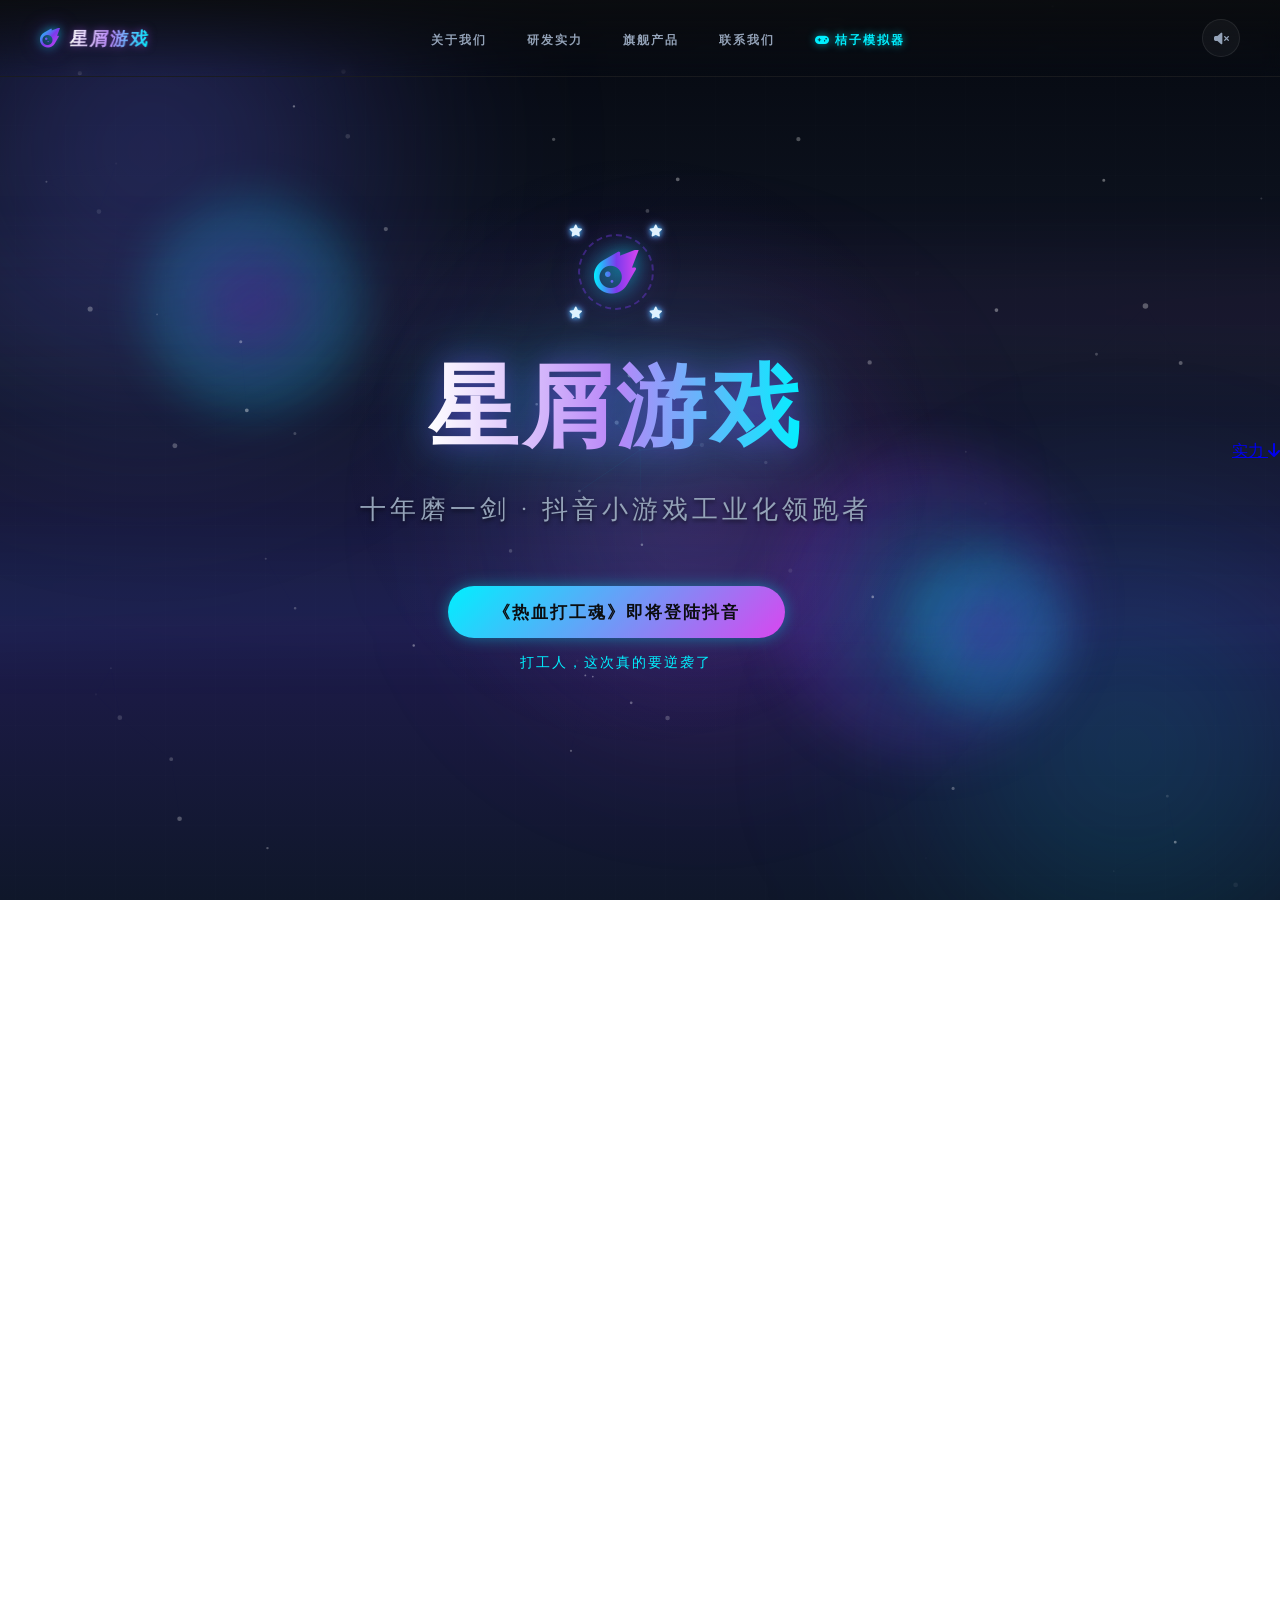
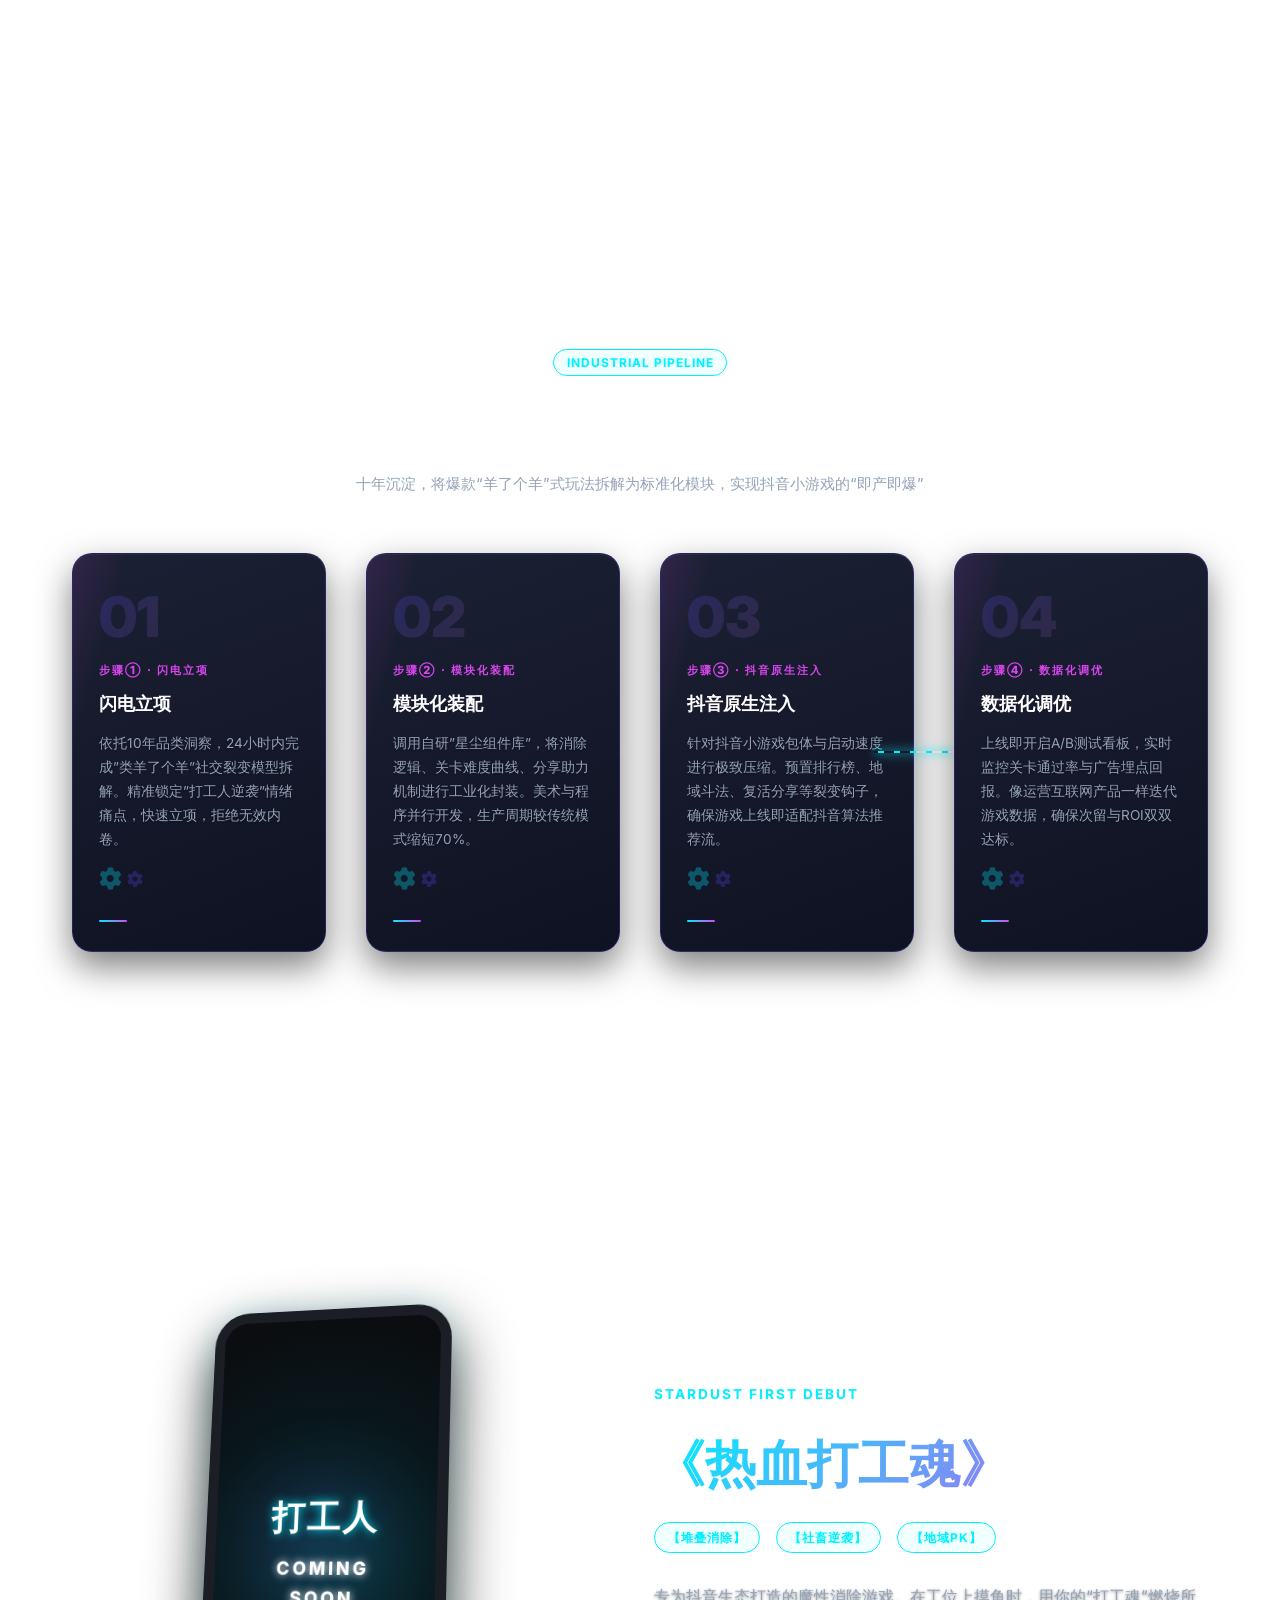
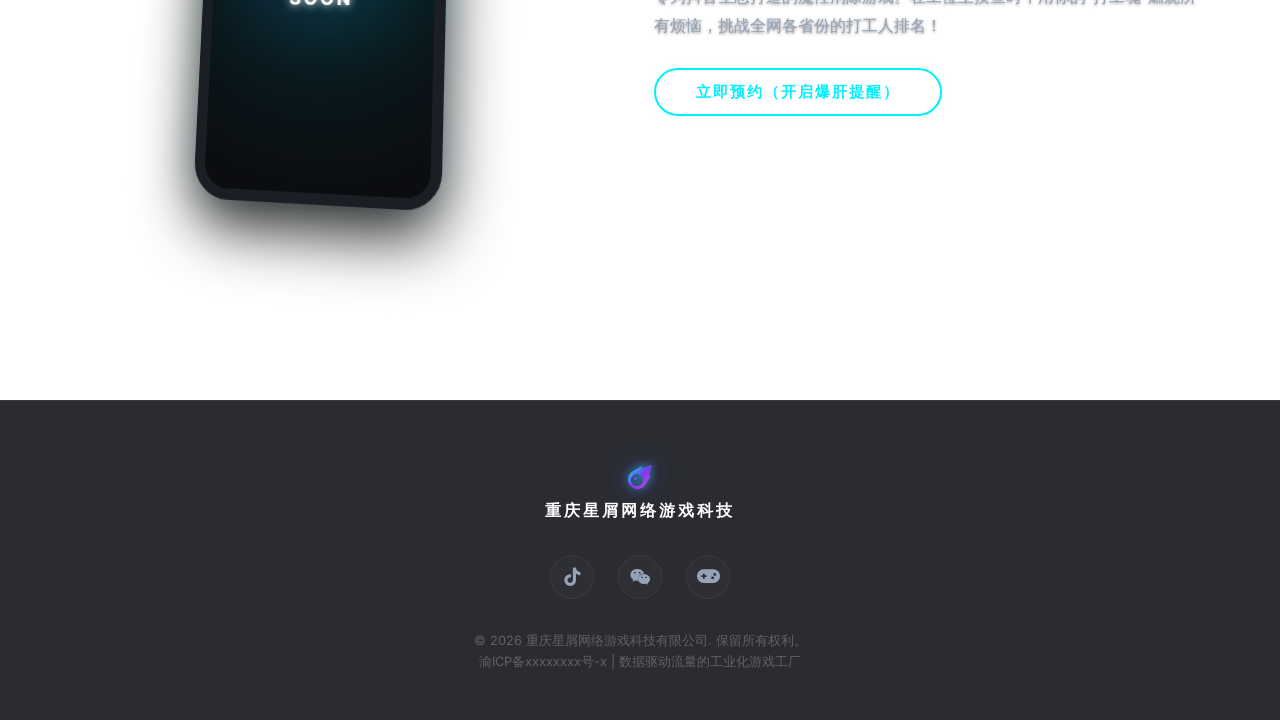
<file: index.html>
<!DOCTYPE html>
<html lang="zh-CN">
<head>
    <meta charset="UTF-8">
    <meta name="viewport" content="width=device-width, initial-scale=1.0, maximum-scale=1.0, user-scalable=no">
    <title>重庆星屑游戏官网 | StarDust Games - 《热血打工魂》即将首发</title>
    <!-- Open Graph / Facebook -->
    <meta property="og:type" content="website">
    <meta property="og:url" content="https://hoshikuzugames.com/">
    <meta property="og:title" content="重庆星屑游戏官网 | StarDust Games">
    <meta property="og:description" content="核心团队深耕10年游戏研运，打造抖音小游戏工业化生产流水线。首款力作《热血打工魂》即将首发。">
    <meta property="og:image" content="https://hoshikuzugames.com/assets/og-image.jpg">

    <!-- Twitter -->
    <meta property="twitter:card" content="summary_large_image">
    <meta property="twitter:url" content="https://hoshikuzugames.com/">
    <meta property="twitter:title" content="重庆星屑游戏官网 | StarDust Games">
    <meta property="twitter:description" content="核心团队深耕10年游戏研运，打造抖音小游戏工业化生产流水线。">
    <meta property="twitter:image" content="https://hoshikuzugames.com/assets/og-image.jpg">

    <!-- JSON-LD 结构化数据 -->
    <script type="application/ld+json">
    {
      "@context": "https://schema.org",
      "@type": "Organization",
      "name": "重庆星屑游戏",
      "alternateName": "StarDust Games",
      "url": "https://hoshikuzugames.com/",
      "logo": "https://hoshikuzugames.com/logo.png",
      "description": "重庆星屑网络游戏科技官网。核心团队深耕10年游戏研运，打造抖音小游戏工业化生产流水线。",
      "sameAs": [
        "https://weibo.com/hoshikuzugames",
        "https://github.com/hoshikuzugames"
      ]
    }
    </script>
    <!-- Meta SEO -->
    <meta name="description" content="重庆星屑网络游戏科技官网。核心团队深耕10年游戏研运，打造抖音小游戏工业化生产流水线。首款力作《热血打工魂》即将登陆抖音，魔性堆叠消除，引爆社畜逆袭狂潮。">
    <meta name="keywords" content="重庆星屑, 星屑游戏, 热血打工魂, 抖音小游戏, 羊了个羊, 工业化流水线, IAA变现, 消除小游戏">
    <!-- Google Fonts -->
    <link rel="preconnect" href="https://fonts.googleapis.com">
    <link rel="preconnect" href="https://fonts.gstatic.com" crossorigin>
    <link href="https://fonts.googleapis.com/css2?family=Orbitron:wght@400;600;800;900&family=Inter:wght@300;400;500;600;700&display=swap" rel="stylesheet">
    <!-- Font Awesome -->
    <link rel="stylesheet" href="https://cdn.jsdelivr.net/npm/@fortawesome/fontawesome-free@6.4.0/css/all.min.css">
    
    <style>
        /* ==========================================================================
           1. 全局设计变量与基础重置 (CSS Reset & Variables)
           ========================================================================== */
        :root {
            --bg-color: #05080f;
            --primary-gradient: linear-gradient(135deg, #4f46e5 0%, #7c3aed 100%);
            --stardust-gradient: linear-gradient(135deg, #4f46e5 0%, #a855f7 100%);
            --accent-neon: #00f0ff;
            --accent-pink: #d946ef;
            --accent-gradient: linear-gradient(135deg, #00f0ff 0%, #d946ef 100%);
            --text-primary: #ffffff;
            --text-secondary: #94a3b8;
            --glass-bg: rgba(255, 255, 255, 0.015);
            --glass-border: rgba(255, 255, 255, 0.06);
            --font-title: 'Inter', -apple-system, sans-serif;
            --font-body: 'Inter', -apple-system, sans-serif;
            --container-width: 1200px;
        }

        * {
            box-sizing: border-box;
            margin: 0;
            padding: 0;
        }

        html {
            font-size: 16px;
            background: linear-gradient(180deg, #05080f 0%, #111827 40%, #1e1b4b 70%, #0f172a 100%) fixed;
            color: var(--text-primary);
            overflow-x: hidden;
            scroll-behavior: smooth;
        }

        /* 桌面端开启 Fullpage 滚动捕捉 */
        @media (min-width: 769px) {
            html {
                scroll-snap-type: y mandatory;
            }
        }

        /* 视差定位外层容器 */
        .bg-orb-container {
            position: fixed;
            top: 0; left: 0;
            width: 100vw; height: 100vh;
            pointer-events: none;
            z-index: -3;
            overflow: hidden;
            transition: transform 0.1s ease-out;
        }

        /* 氛围光晕层 */
        .bg-orb {
            position: absolute;
            border-radius: 50%;
            pointer-events: none;
            filter: blur(80px);
        }

        /* 音效开关按钮样式 */
        .sound-toggle-btn {
            background: rgba(255, 255, 255, 0.04);
            border: 1px solid rgba(255, 255, 255, 0.08);
            color: var(--text-secondary);
            width: 38px;
            height: 38px;
            border-radius: 50%;
            display: flex;
            align-items: center;
            justify-content: center;
            cursor: pointer;
            transition: all 0.3s ease;
            margin-left: 1rem;
            outline: none;
        }
        .sound-toggle-btn:hover {
            color: var(--accent-neon);
            border-color: var(--accent-neon);
            box-shadow: 0 0 10px rgba(0, 240, 255, 0.3);
            background: rgba(0, 240, 255, 0.05);
        }
        .sound-toggle-btn.active {
            color: var(--accent-pink);
            border-color: var(--accent-pink);
            box-shadow: 0 0 12px rgba(217, 70, 239, 0.3);
            background: rgba(217, 70, 239, 0.05);
        }
        @media (max-width: 768px) {
            .sound-toggle-btn {
                margin-left: 0.5rem;
            }
        }

        .bg-orb-tl {
            width: 100%;
            max-width: 700px;
            height: auto;
            aspect-ratio: 1;
            top: -200px;
            left: -200px;
            background: radial-gradient(circle, rgba(99, 102, 241, 0.35) 0%, transparent 70%);
            animation: orb-drift-tl 20s ease-in-out infinite;
            will-change: transform;
        }

        .bg-orb-br {
            width: 100%;
            max-width: 600px;
            height: auto;
            aspect-ratio: 1;
            bottom: -150px;
            right: -150px;
            background: radial-gradient(circle, rgba(6, 182, 212, 0.22) 0%, transparent 70%);
            animation: orb-drift-br 25s ease-in-out infinite;
            will-change: transform;
        }

        .bg-orb-ct {
            width: 100%;
            max-width: 500px;
            height: auto;
            aspect-ratio: 1;
            top: 30%;
            left: 35%;
            background: radial-gradient(circle, rgba(217, 70, 239, 0.25) 0%, transparent 70%);
            animation: orb-drift-ct 22s ease-in-out infinite;
            will-change: transform;
        }

        /* 太空浮游微粒/景深光晕 (Cosmic Space Debris / Bokeh) */
        .space-bokeh-container {
            position: fixed;
            top: 0; left: 0;
            width: 100vw; height: 100vh;
            pointer-events: none;
            z-index: -3;
            overflow: hidden;
            transition: transform 0.1s ease-out;
        }
        .space-bokeh {
            position: absolute;
            border-radius: 50%;
            background: radial-gradient(circle, rgba(124, 58, 237, 0.35) 0%, rgba(0, 240, 255, 0.22) 50%, transparent 70%);
            filter: blur(20px);
            pointer-events: none;
            will-change: transform;
        }
        .space-bokeh-1 {
            width: 250px; height: 250px;
            top: 20%; left: 10%;
            animation: space-float-1 30s ease-in-out infinite;
        }
        .space-bokeh-2 {
            width: 320px; height: 320px;
            bottom: 15%; right: 15%;
            animation: space-float-2 40s ease-in-out infinite;
            background: radial-gradient(circle, rgba(6, 182, 212, 0.25) 0%, rgba(124, 58, 237, 0.15) 60%, transparent 80%);
        }
        .space-bokeh-3 {
            width: 180px; height: 180px;
            top: 60%; left: 70%;
            animation: space-float-3 35s ease-in-out infinite;
        }

        @keyframes orb-drift-tl {
            0%, 100% { transform: translate(0, 0) scale(1); }
            50% { transform: translate(100px, 80px) scale(1.15); }
        }
        @keyframes orb-drift-br {
            0%, 100% { transform: translate(0, 0) scale(1); }
            50% { transform: translate(-100px, -60px) scale(1.1); }
        }
        @keyframes orb-drift-ct {
            0%, 100% { transform: translate(0, 0) scale(1); }
            50% { transform: translate(-80px, 80px) scale(1.2); }
        }
        @keyframes space-float-1 {
            0%, 100% { transform: translate(0, 0) rotate(0deg) scale(1); }
            50% { transform: translate(180px, 120px) rotate(180deg) scale(1.2); }
        }
        @keyframes space-float-2 {
            0%, 100% { transform: translate(0, 0) rotate(0deg) scale(1); }
            50% { transform: translate(-150px, -180px) rotate(-180deg) scale(1.1); }
        }
        @keyframes space-float-3 {
            0%, 100% { transform: translate(0, 0) rotate(0deg) scale(1); }
            50% { transform: translate(120px, -90px) rotate(120deg) scale(1.25); }
        }

        /* 太空坐标网格背景 */
        .bg-grid-mask {
            position: fixed;
            top: 0; left: 0;
            width: 100vw; height: 100vh;
            background-image: 
                linear-gradient(rgba(255, 255, 255, 0.02) 1px, transparent 1px),
                linear-gradient(90deg, rgba(255, 255, 255, 0.02) 1px, transparent 1px);
            background-size: 50px 50px;
            background-position: center center;
            pointer-events: none;
            z-index: -4;
            opacity: 0.5;
        }

        /* CSS 随机流星雨 */
        .meteor-shower {
            position: fixed;
            top: 0; left: 0;
            width: 100vw; height: 100vh;
            pointer-events: none;
            z-index: -2;
            overflow: hidden;
        }
        .space-meteor {
            position: absolute;
            width: 1.5px;
            height: 80px;
            background: linear-gradient(180deg, rgba(0, 240, 255, 1) 0%, rgba(124, 58, 237, 0.3) 50%, transparent 100%);
            opacity: 0;
            transform: rotate(45deg);
            animation: shooting-star 8s linear infinite;
        }
        .space-meteor:nth-child(1) { top: -10%; left: 30%; animation-delay: 0s; animation-duration: 6s; }
        .space-meteor:nth-child(2) { top: -10%; left: 65%; animation-delay: 2.5s; animation-duration: 8s; }
        .space-meteor:nth-child(3) { top: -10%; left: 15%; animation-delay: 4.8s; animation-duration: 7s; }
        .space-meteor:nth-child(4) { top: -10%; left: 85%; animation-delay: 1.2s; animation-duration: 9s; }
        .space-meteor:nth-child(5) { top: -10%; left: 45%; animation-delay: 6.2s; animation-duration: 10s; }

        @keyframes shooting-star {
            0% {
                transform: translate3d(0, 0, 0) rotate(45deg);
                opacity: 0;
            }
            8% {
                opacity: 0.8;
            }
            28% {
                transform: translate3d(400px, 400px, 0) rotate(45deg);
                opacity: 0;
            }
            100% {
                transform: translate3d(400px, 400px, 0) rotate(45deg);
                opacity: 0;
            }
        }

        /* 极光光带 */
        .aurora-band {
            position: fixed;
            left: -100%;
            width: 300%;
            pointer-events: none;
            z-index: -2;
            opacity: 0.05;
            filter: blur(40px);
        }

        .aurora-band-1 {
            top: 28%;
            height: 120px;
            background: linear-gradient(90deg, transparent 0%, #6366f1 30%, #a855f7 55%, #d946ef 75%, transparent 100%);
            animation: aurora-drift 90s linear infinite;
        }

        .aurora-band-2 {
            top: 62%;
            height: 80px;
            background: linear-gradient(90deg, transparent 0%, #00f0ff 25%, #6366f1 60%, transparent 100%);
            animation: aurora-drift 90s linear infinite reverse;
            animation-delay: -45s;
        }

        @keyframes aurora-drift {
            from { transform: translateX(0); }
            to   { transform: translateX(33.33%); }
        }

        body {
            font-family: var(--font-body);
            background-color: transparent;
            min-height: 100vh;
            line-height: 1.65;
            -webkit-font-smoothing: antialiased;
            -moz-osx-font-smoothing: grayscale;
        }

        /* 滚动条美化 */
        ::-webkit-scrollbar {
            width: 8px;
            height: 8px;
        }
        ::-webkit-scrollbar-track {
            background: var(--bg-color);
        }
        ::-webkit-scrollbar-thumb {
            background: linear-gradient(180deg, #7c3aed, #00f0ff);
            border-radius: 4px;
        }
        ::-webkit-scrollbar-thumb:hover {
            background: var(--accent-neon);
        }

        /* 导航栏 */
        .nav-bar {
            position: fixed;
            top: 0; left: 0; right: 0;
            z-index: 100;
            background: linear-gradient(180deg, rgba(11, 13, 16, 0.92) 0%, transparent 100%);
            padding: 1.2rem 2.5rem;
            display: flex;
            align-items: center;
            justify-content: space-between;
            border-bottom: 1px solid var(--glass-border);
            backdrop-filter: blur(8px);
        }

        .nav-logo {
            text-decoration: none;
            display: flex;
            align-items: center;
            gap: 0.6rem;
            transition: transform 0.3s ease;
        }

        .nav-logo:hover {
            transform: scale(1.05);
        }

        .nav-logo-icon {
            font-size: 1.25rem;
            background: linear-gradient(135deg, #00f0ff 0%, #7c3aed 50%, #d946ef 100%);
            -webkit-background-clip: text;
            -webkit-text-fill-color: transparent;
            filter: drop-shadow(0 0 5px rgba(0, 240, 255, 0.6)) 
                    drop-shadow(0 0 10px rgba(124, 58, 237, 0.4));
            flex-shrink: 0;
            display: inline-block;
            animation: meteor-pulse 3s infinite ease-in-out;
        }

        .nav-logo-text {
            font-family: var(--font-title);
            font-size: 1.1rem;
            font-weight: 900;
            letter-spacing: 2px;
            transform: skewX(-6deg);
            background: linear-gradient(90deg, #ffffff 0%, #b886f8 25%, #00f0ff 50%, #b886f8 75%, #ffffff 100%);
            background-size: 200% auto;
            -webkit-background-clip: text;
            -webkit-text-fill-color: transparent;
            filter: drop-shadow(0 0 4px rgba(168, 85, 247, 0.5));
            display: inline-block;
            animation: text-shine 6s linear infinite;
        }

        .nav-links {
            display: flex;
            gap: 2.5rem;
            list-style: none;
        }

        .nav-links a {
            font-family: var(--font-title);
            font-size: 0.72rem;
            font-weight: 600;
            letter-spacing: 2px;
            color: var(--text-secondary);
            text-decoration: none;
            text-transform: uppercase;
            transition: color 0.3s ease;
            position: relative;
            padding-bottom: 4px;
        }

        .nav-links a::after {
            content: '';
            position: absolute;
            bottom: 0; left: 0;
            width: 0; height: 2px;
            background: linear-gradient(90deg, #00f0ff, #7c3aed);
            transition: width 0.3s ease;
        }

        .nav-links a:hover {
            color: #00f0ff;
            text-shadow: 0 0 8px rgba(0, 240, 255, 0.6);
        }
        .nav-links a:hover::after { width: 100%; }

        /* 汉堡按钮 */
        .nav-hamburger {
            display: none;
            flex-direction: column;
            gap: 5px;
            cursor: pointer;
            padding: 4px;
            background: none;
            border: none;
        }

        .nav-hamburger span {
            display: block;
            width: 100%;
            max-width: 22px;
            height: 2px;
            background: var(--text-primary);
            border-radius: 2px;
            transition: all 0.3s ease;
        }

        /* 移动端抽屉菜单 */
        .nav-drawer {
            display: none;
            position: fixed;
            top: 0; left: 0; right: 0; bottom: 0;
            background: rgba(11, 13, 16, 0.97);
            backdrop-filter: blur(20px);
            z-index: 99;
            flex-direction: column;
            align-items: center;
            justify-content: center;
            gap: 2.5rem;
        }

        .nav-drawer.open { display: flex; }

        .nav-drawer a {
            font-family: var(--font-title);
            font-size: 1.2rem;
            font-weight: 700;
            letter-spacing: 4px;
            color: var(--text-secondary);
            text-decoration: none;
            text-transform: uppercase;
            transition: color 0.3s ease;
        }

        .nav-drawer a:hover {
            color: #00f0ff;
            text-shadow: 0 0 10px rgba(0, 240, 255, 0.6);
        }

        .nav-drawer-close {
            position: absolute;
            top: 1.5rem; right: 1.5rem;
            background: none;
            border: none;
            color: var(--text-secondary);
            font-size: 1.5rem;
            cursor: pointer;
        }

        @media (max-width: 768px) {
            .nav-links { display: none; }
            .nav-hamburger { display: flex; }
        }

        /* ==========================================================================
           2. 核心交互组件 (Canvas Particles & Mouse Glow)
           ========================================================================== */
        /* Canvas 粒子背景 */
        #particle-canvas {
            position: fixed;
            top: 0;
            left: 0;
            width: 100vw;
            height: 100vh;
            overflow: hidden;
            z-index: -2;
            pointer-events: none;
            opacity: 0.5;
            will-change: transform;
        }

        /* 鼠标跟随暖橘色光晕 */
        .mouse-halo {
            position: fixed;
            top: 0;
            left: 0;
            --halo-size: min(600px, 100vw);
            width: var(--halo-size);
            height: var(--halo-size);
            margin-left: calc(var(--halo-size) * -0.5);
            margin-top: calc(var(--halo-size) * -0.5);
            border-radius: 50%;
            background: radial-gradient(circle, rgba(0, 240, 255, 0.08) 0%, rgba(79, 70, 229, 0.02) 55%, rgba(0,0,0,0) 70%);
            pointer-events: none;
            z-index: -1;
            transform: translate3d(0, 0, 0);
            will-change: transform;
        }

        /* ==========================================================================
           3. 通用组件与玻璃态卡片
           ========================================================================== */
        .container {
            max-width: var(--container-width);
            margin: 0 auto;
            padding: 0 2rem;
            width: 100%;
            z-index: 5;
        }

        section {
            display: flex;
            align-items: center;
            position: relative;
            width: 100%;
            overflow: hidden;
        }

        @media (min-width: 769px) {
            section {
                scroll-snap-align: start;
                scroll-snap-stop: always;
                height: 100vh;
            }
        }
        @media (max-width: 768px) {
            section {
                min-height: 100vh;
                height: auto;
                padding: 100px 0;
            }
        }

        .gradient-text-purple {
            background: var(--stardust-gradient);
            -webkit-background-clip: text;
            -webkit-text-fill-color: transparent;
            background-clip: text;
            display: inline-block;
        }

        .gradient-text-accent {
            background: var(--accent-gradient);
            -webkit-background-clip: text;
            -webkit-text-fill-color: transparent;
            background-clip: text;
            display: inline-block;
        }

        /* 卡片 — 实色背景，不依赖 backdrop-filter（预览/部分 WebView 会渲染异常） */
        .glass-card {
            position: relative;
            border-radius: 20px;
            background: linear-gradient(160deg, #1c2034, #0f1222);
            border: 1.2px solid rgba(79, 70, 229, 0.3);
            box-shadow: 0 15px 35px rgba(0, 0, 0, 0.5), inset 0 1px 0 rgba(255,255,255,0.04);
            overflow: hidden;
            animation: border-glow-pulse 6s infinite ease-in-out alternate;
            transition: transform 0.3s cubic-bezier(0.25, 1, 0.5, 1), border-color 0.3s, box-shadow 0.3s;
        }

        /* 依次延迟卡片流光与内部扫光动画，形成层叠星光波浪涟漪 (使用负延迟错开相位，立即播放) */
        .about-counters .glass-card:nth-child(1),
        .timeline-scroll .glass-card:nth-child(1),
        .pipeline-container .glass-card:nth-child(1) {
            animation-delay: 0s;
        }
        .about-counters .glass-card:nth-child(1)::before,
        .timeline-scroll .glass-card:nth-child(1)::before,
        .pipeline-container .glass-card:nth-child(1)::before {
            animation-delay: 0s;
        }

        .about-counters .glass-card:nth-child(2),
        .timeline-scroll .glass-card:nth-child(2),
        .pipeline-container .glass-card:nth-child(3) {
            animation-delay: -1s;
        }
        .about-counters .glass-card:nth-child(2)::before,
        .timeline-scroll .glass-card:nth-child(2)::before,
        .pipeline-container .glass-card:nth-child(3)::before {
            animation-delay: -1s;
        }

        .about-counters .glass-card:nth-child(3),
        .timeline-scroll .glass-card:nth-child(3),
        .pipeline-container .glass-card:nth-child(5) {
            animation-delay: -2s;
        }
        .about-counters .glass-card:nth-child(3)::before,
        .timeline-scroll .glass-card:nth-child(3)::before,
        .pipeline-container .glass-card:nth-child(5)::before {
            animation-delay: -2s;
        }

        .pipeline-container .glass-card:nth-child(7) {
            animation-delay: -3s;
        }
        .pipeline-container .glass-card:nth-child(7)::before {
            animation-delay: -3s;
        }

        .glass-card:hover {
            border-color: rgba(0, 240, 255, 0.8) !important;
            box-shadow: 0 20px 45px rgba(0, 0, 0, 0.6), 0 0 25px rgba(0, 240, 255, 0.3), inset 0 0 15px rgba(0, 240, 255, 0.15) !important;
            transform: translateY(-5px);
        }

        /* 炫酷星尘流光扫光：以色彩倾斜条纹流经，z-index 低于内容 */
        .glass-card::before {
            content: '';
            position: absolute;
            top: 0; left: 0;
            width: 75%; height: 100%;
            background: linear-gradient(90deg, 
                transparent, 
                rgba(0, 240, 255, 0.12) 30%, 
                rgba(124, 58, 237, 0.18) 50%, 
                rgba(217, 70, 239, 0.12) 70%, 
                transparent
            );
            transform: translateX(-100%) skewX(-15deg);
            animation: card-sweep 4s ease-in-out infinite;
            pointer-events: none;
            z-index: 0;
            will-change: transform;
        }

        /* 确保卡片所有直接子元素都在扫光层之上 */
        .glass-card > * { position: relative; z-index: 1; }

        @keyframes card-sweep {
            0%   { transform: translateX(-110%) skewX(-15deg); }
            45%  { transform: translateX(250%) skewX(-15deg); }
            100% { transform: translateX(250%) skewX(-15deg); }
        }

        @keyframes border-glow-pulse {
            0% {
                /* 蓝紫光效 */
                border-color: rgba(79, 70, 229, 0.6);
                box-shadow: 0 15px 35px rgba(0, 0, 0, 0.5), 0 0 20px rgba(79, 70, 229, 0.25), inset 0 1px 0 rgba(255,255,255,0.04);
            }
            50% {
                /* 青色流光 */
                border-color: rgba(0, 240, 255, 0.7);
                box-shadow: 0 15px 35px rgba(0, 0, 0, 0.5), 0 0 20px rgba(0, 240, 255, 0.3), inset 0 1px 0 rgba(255,255,255,0.04);
            }
            100% {
                /* 霓虹紫 */
                border-color: rgba(168, 85, 247, 0.6);
                box-shadow: 0 15px 35px rgba(0, 0, 0, 0.5), 0 0 20px rgba(168, 85, 247, 0.25), inset 0 1px 0 rgba(255,255,255,0.04);
            }
        }

        /* 霓虹技术标签 */
        .tech-tag {
            font-family: var(--font-title);
            font-size: 0.75rem;
            font-weight: 700;
            color: var(--accent-neon);
            border: 1px solid var(--accent-neon);
            padding: 0.3rem 0.8rem;
            border-radius: 50px;
            width: fit-content;
            letter-spacing: 1px;
            background: rgba(0, 240, 255, 0.05);
            text-shadow: 0 0 5px rgba(0, 240, 255, 0.2);
        }

        /* 滚动进场动画 (Stagger) */
        .animate-on-scroll {
            opacity: 0;
            transform: translateY(40px);
            transition: opacity 0.8s cubic-bezier(0.25, 1, 0.5, 1), transform 0.8s cubic-bezier(0.25, 1, 0.5, 1);
            will-change: transform, opacity;
        }

        .animate-on-scroll.active {
            opacity: 1;
            transform: translateY(0);
        }

        /* ==========================================================================
           4. 第一屏: Hero Section
           ========================================================================== */
        #hero {
            justify-content: center;
            text-align: center;
        }

        .hero-wrapper {
            display: flex;
            flex-direction: column;
            align-items: center;
            gap: 2rem;
        }

        /* 游戏手柄与星尘环Logo区域 */
        .logo-dpad-container {
            position: relative;
            width: 100%;
            max-width: 90px;
            height: auto;
            aspect-ratio: 1;
            display: flex;
            align-items: center;
            justify-content: center;
            margin-bottom: 0.5rem;
        }

        /* 旋转的星尘环 */
        .logo-orbit-ring {
            position: absolute;
            width: 100%;
            max-width: 76px;
            height: auto;
            aspect-ratio: 1;
            border: 2px dashed rgba(124, 58, 237, 0.4);
            border-radius: 50%;
            animation: spin 15s linear infinite;
        }

        /* 游戏流星/陨石 Font Awesome 图标样式 */
        .logo-meteor-icon {
            position: absolute;
            font-size: 2.8rem;
            background: linear-gradient(90deg, #00f0ff 0%, #7c3aed 25%, #d946ef 50%, #7c3aed 75%, #00f0ff 100%);
            background-size: 200% auto;
            -webkit-background-clip: text;
            -webkit-text-fill-color: transparent;
            filter: drop-shadow(0 0 10px rgba(0, 240, 255, 0.6)) 
                    drop-shadow(0 0 20px rgba(124, 58, 237, 0.4));
            animation: meteor-float 4s ease-in-out infinite, text-shine 5s linear infinite;
            display: inline-block;
        }

        .logo-sparkle {
            position: absolute;
            font-size: 0.75rem;
            color: #e0f2fe;
            text-shadow: 0 0 5px #38bdf8, 0 0 10px #818cf8;
            animation: sparkle-blink 2s infinite alternate;
        }
        .logo-sparkle-1 { top: -2px; left: -2px; animation-delay: 0s; }
        .logo-sparkle-2 { top: -2px; right: -2px; animation-delay: 0.5s; }
        .logo-sparkle-3 { bottom: -2px; left: -2px; animation-delay: 1s; }
        .logo-sparkle-4 { bottom: -2px; right: -2px; animation-delay: 1.5s; }

        @keyframes sparkle-blink {
            0% { transform: scale(0.6); opacity: 0.3; }
            100% { transform: scale(1.25); opacity: 1; }
        }

        @keyframes meteor-float {
            0%, 100% {
                transform: translateY(0) rotate(0deg);
            }
            50% {
                transform: translateY(-6px) rotate(-8deg);
            }
        }

        @keyframes meteor-pulse {
            0%, 100% {
                transform: scale(1);
                filter: drop-shadow(0 0 5px rgba(0, 240, 255, 0.6)) 
                        drop-shadow(0 0 10px rgba(124, 58, 237, 0.4));
            }
            50% {
                transform: scale(1.1);
                filter: drop-shadow(0 0 8px rgba(0, 240, 255, 0.8)) 
                        drop-shadow(0 0 15px rgba(168, 85, 247, 0.6));
            }
        }

        .hero-title {
            font-family: var(--font-title);
            font-size: clamp(3.2rem, 7vw, 6rem);
            font-weight: 900;
            letter-spacing: 4px;
            line-height: 1.1;
            background: linear-gradient(90deg, #ffffff 0%, #b886f8 25%, #00f0ff 50%, #b886f8 75%, #ffffff 100%);
            background-size: 200% auto;
            -webkit-background-clip: text;
            -webkit-text-fill-color: transparent;
            display: inline-block;
            transform: skewX(-8deg);
            filter: drop-shadow(0 0 15px rgba(124, 58, 237, 0.5)) 
                    drop-shadow(0 0 30px rgba(0, 240, 255, 0.3));
            animation: text-shine 5s linear infinite;
        }

        @keyframes text-shine {
            0% { background-position: 0% center; }
            100% { background-position: 200% center; }
        }

        .hero-subtitle {
            font-size: clamp(1.1rem, 2vw, 1.6rem);
            font-weight: 300;
            color: var(--text-secondary);
            letter-spacing: 4px;
            text-shadow: 0 2px 4px rgba(0, 0, 0, 0.6);
        }

        /* 《热血打工魂》即将登陆抖音大按钮 */
        .btn-game-cta {
            height: 52px;
            padding: 0 2.8rem;
            display: inline-flex;
            align-items: center;
            justify-content: center;
            background: var(--accent-gradient);
            color: #0b0d10;
            text-decoration: none;
            font-family: var(--font-title);
            font-weight: 900;
            font-size: 1.05rem;
            letter-spacing: 2px;
            border-radius: 50px;
            border: none;
            cursor: pointer;
            box-shadow: 0 0 15px rgba(0, 240, 255, 0.4);
            animation: pulse-breathing 2s infinite ease-in-out;
            transition: all 0.3s ease;
            will-change: transform, box-shadow;
        }

        .btn-game-cta:hover {
            transform: scale(1.05);
            box-shadow: 0 0 30px rgba(0, 240, 255, 0.75), 0 0 15px rgba(217, 70, 239, 0.5);
        }

        @keyframes pulse-breathing {
            0%, 100% {
                box-shadow: 0 0 12px rgba(0, 240, 255, 0.35);
            }
            50% {
                box-shadow: 0 0 25px rgba(0, 240, 255, 0.65), 0 0 10px rgba(217, 70, 239, 0.4);
            }
        }

        .cta-container {
            display: flex;
            flex-direction: column;
            align-items: center;
            gap: 0.8rem;
            margin-top: 1.5rem;
        }

        .cta-subtext {
            font-size: 0.85rem;
            color: var(--accent-neon);
            font-weight: 500;
            letter-spacing: 2px;
        }

        @media (max-width: 768px) {
            .btn-game-cta {
                height: 48px; /* 移动端高度防误触 */
                width: 100%;
                max-width: 320px;
                font-size: 0.95rem;
            }
        }

        /* ==========================================================================
           5. 第二屏: About Section
           ========================================================================== */
        .about-grid {
            display: grid;
            grid-template-columns: 1.1fr 0.9fr;
            gap: 5rem;
            align-items: center;
            width: 100%;
        }

        .about-text {
            display: flex;
            flex-direction: column;
            gap: 1.5rem;
        }

        .about-h2 {
            font-family: var(--font-title);
            font-size: clamp(2rem, 3.5vw, 2.8rem);
            font-weight: 800;
            line-height: 1.25;
        }

        .about-desc {
            color: var(--text-secondary);
            font-size: 1rem;
            line-height: 1.8;
            text-shadow: 0 1px 3px rgba(0, 0, 0, 0.5);
        }

        /* 右侧动态数字看板 */
        .about-counters {
            display: grid;
            grid-template-columns: repeat(3, 1fr);
            gap: 1.5rem;
        }

        .counter-card {
            padding: 2.2rem 1.2rem;
            text-align: center;
        }

        .counter-number {
            font-family: var(--font-title);
            font-size: 2.2rem;
            font-weight: 900;
            color: var(--accent-neon);
            margin-bottom: 0.5rem;
            text-shadow: 0 0 10px rgba(0, 240, 255, 0.3);
        }

        .counter-lbl {
            font-size: 0.8rem;
            color: var(--text-secondary);
            font-weight: 500;
            line-height: 1.4;
        }

        /* 时间轴 */
        .about-timeline {
            grid-column: 1 / -1;
            margin-top: 3.5rem;
            width: 100%;
        }

        .timeline-scroll {
            display: flex;
            gap: 2rem;
            overflow-x: auto;
            padding: 1.5rem 0;
            scroll-snap-type: x mandatory;
        }

        .timeline-item {
            flex: 0 0 350px;
            scroll-snap-align: start;
            padding: 2rem;
            display: flex;
            flex-direction: column;
            gap: 0.8rem;
        }

        .timeline-date {
            font-family: var(--font-title);
            font-size: 1.15rem;
            font-weight: 800;
            color: var(--accent-neon);
        }

        .timeline-title {
            font-size: 1.05rem;
            font-weight: 700;
        }

        .timeline-desc {
            font-size: 0.85rem;
            color: var(--text-secondary);
            line-height: 1.6;
            text-shadow: 0 1px 2px rgba(0, 0, 0, 0.4);
        }

        @media (max-width: 1024px) {
            .about-grid {
                grid-template-columns: 1fr;
                gap: 4rem;
            }
        }

        @media (max-width: 768px) {
            .about-counters {
                grid-template-columns: 1fr;
            }
            .timeline-item {
                flex: 0 0 280px;
                padding: 1.5rem;
            }
        }

        /* ==========================================================================
           6. 第三屏: Solution Section（重设计版）
           ========================================================================== */
        #solution {
            flex-direction: column;
            justify-content: center;
        }

        .solution-header {
            text-align: center;
            margin-bottom: 3.5rem;
            width: 100%;
        }

        .solution-title {
            font-family: var(--font-title);
            font-size: clamp(1.8rem, 3.5vw, 2.8rem);
            font-weight: 800;
            margin-top: 0.6rem;
        }

        .solution-subtitle {
            font-size: 0.95rem;
            color: var(--text-secondary);
            margin-top: 0.8rem;
            max-width: 760px;
            margin-left: auto;
            margin-right: auto;
            line-height: 1.7;
        }

        /* ── 水平流水线容器 ── */
        .pipeline-container {
            display: flex;
            align-items: stretch;
            width: 100%;
            position: relative;
        }

        /* ── 步骤卡片 ── */
        .pipeline-card {
            flex: 1;
            padding: 2.2rem 1.6rem 1.8rem;
            display: flex;
            flex-direction: column;
            gap: 0;
            min-height: 300px;
            transition: transform 0.35s cubic-bezier(0.25,1,0.5,1),
                        box-shadow 0.35s ease;
            will-change: transform;
            cursor: default;
        }

        .pipeline-card:hover {
            transform: translateY(-6px);
            box-shadow: 0 24px 48px rgba(0,0,0,0.7), 0 0 20px rgba(251,146,60,0.1);
        }

        /* 大型步骤编号（装饰性） */
        .pipeline-step-badge {
            font-family: var(--font-title);
            font-size: 3.5rem;
            font-weight: 900;
            line-height: 1;
            margin-bottom: 1rem;
            background: linear-gradient(135deg, rgba(79,70,229,0.25), rgba(251,146,60,0.15));
            -webkit-background-clip: text;
            -webkit-text-fill-color: transparent;
            background-clip: text;
            user-select: none;
            transition: background 0.3s ease;
        }

        .pipeline-card:hover .pipeline-step-badge {
            background: linear-gradient(135deg, #7c3aed, #d946ef);
            -webkit-background-clip: text;
            background-clip: text;
        }

        .pipeline-step-num {
            font-family: var(--font-title);
            font-size: 0.7rem;
            font-weight: 800;
            color: var(--accent-pink);
            letter-spacing: 2px;
            text-transform: uppercase;
            margin-bottom: 0.5rem;
        }

        .pipeline-card-title {
            font-size: 1.15rem;
            font-weight: 700;
            color: var(--text-primary);
            margin-bottom: 0.9rem;
        }

        .pipeline-card-desc {
            font-size: 0.85rem;
            color: var(--text-secondary);
            line-height: 1.75;
            flex: 1;
            text-shadow: 0 1px 2px rgba(0, 0, 0, 0.4);
        }

        .pipeline-card-bar {
            margin-top: 1.4rem;
            height: 2px;
            width: 100%;
            max-width: 28px;
            background: var(--accent-gradient);
            border-radius: 2px;
            transition: width 0.4s cubic-bezier(0.25,1,0.5,1);
            will-change: width;
        }

        .pipeline-card:hover .pipeline-card-bar { width: 100%; }

        /* ── 电流虚线连接器 ── */
        .pipeline-connector {
            position: relative;
            flex: 0 0 40px;
            align-self: center;
            height: 60px;
            display: flex;
            align-items: center;
            justify-content: center;
        }

        /* 虚线轨道 */
        .pipeline-connector::before {
            content: '';
            position: absolute;
            left: 0; right: 0;
            top: 50%; transform: translateY(-50%);
            height: 2px;
            /* repeating-linear-gradient 模拟虚线 */
            background: repeating-linear-gradient(
                90deg,
                rgba(255,255,255,0.08) 0px,
                rgba(255,255,255,0.08) 6px,
                transparent 6px,
                transparent 12px
            );
        }

        /* 流光层：默认透明，hover / .flowing 时亮起 */
        .pipeline-connector::after {
            content: '';
            position: absolute;
            left: -100%; right: 0;
            top: 50%; transform: translateY(-50%);
            height: 2px;
            width: 200%;
            background: repeating-linear-gradient(
                90deg,
                transparent 0px,
                transparent 4px,
                var(--accent-neon) 4px,
                var(--accent-neon) 10px,
                transparent 10px,
                transparent 16px
            );
            opacity: 0;
            filter: blur(0.5px);
            box-shadow: 0 0 8px var(--accent-neon), 0 0 16px rgba(0, 240, 255, 0.4);
            transition: opacity 0.3s ease;
            will-change: transform, opacity;
        }

        /* 相邻卡片悬停时亮线 */
        .pipeline-card:hover + .pipeline-connector::after,
        .pipeline-connector:hover::after {
            opacity: 1;
            animation: dash-flow 0.8s linear infinite;
        }

        /* 滚动触发流光（.flowing 类由 JS 加） */
        .pipeline-connector.flowing::after {
            opacity: 1;
            animation: dash-flow 1.2s linear infinite;
        }

        @keyframes dash-flow {
            from { transform: translateY(-50%) translateX(0); }
            to   { transform: translateY(-50%) translateX(16px); }
        }

        @keyframes spin {
            from { transform: rotate(0deg); }
            to { transform: rotate(360deg); }
        }

        @keyframes spin-reverse {
            from { transform: rotate(0deg); }
            to { transform: rotate(-360deg); }
        }

        /* 齿轮（保留但移到卡片底部装饰） */
        .gear-container {
            display: flex;
            gap: 6px;
            margin-top: 0.6rem;
            align-items: center;
        }

        .gear {
            font-size: 1.4rem;
            color: rgba(0, 240, 255, 0.3);
            transition: color 0.3s ease;
        }

        .gear-main { animation: spin 8s linear infinite; animation-play-state: paused; }
        .gear-sub  { font-size: 1rem; color: rgba(79,70,229,0.3); animation: spin-reverse 5s linear infinite; animation-play-state: paused; }

        .glass-card:hover .gear-main { animation-play-state: running; color: var(--accent-neon); }
        .glass-card:hover .gear-sub  { animation-play-state: running; color: #7c3aed; }

        /* ── 移动端：竖向堆叠 ── */
        @media (max-width: 768px) {
            .pipeline-container { flex-direction: column; gap: 0; }

            .pipeline-card { min-height: auto; }

            .pipeline-connector {
                width: 60px; height: 40px;
                flex: 0 0 40px;
                align-self: flex-start;
                margin-left: 2.2rem;
            }

            /* 竖向虚线 */
            .pipeline-connector::before {
                left: 50%; right: auto;
                top: 0; bottom: 0;
                transform: translateX(-50%);
                width: 2px; height: 100%;
                background: repeating-linear-gradient(
                    180deg,
                    rgba(255,255,255,0.08) 0px,
                    rgba(255,255,255,0.08) 6px,
                    transparent 6px,
                    transparent 12px
                );
            }

            .pipeline-connector::after {
                left: 50%; top: -100%;
                width: 2px; height: 200%;
                transform: translateX(-50%);
                background: repeating-linear-gradient(
                    180deg,
                    transparent 0px, transparent 4px,
                    var(--accent-neon) 4px, var(--accent-neon) 10px,
                    transparent 10px, transparent 16px
                );
                box-shadow: 0 0 8px var(--accent-neon);
            }

            .pipeline-connector.flowing::after {
                animation: dash-flow-v 1.2s linear infinite;
            }

            .pipeline-card:hover + .pipeline-connector::after { animation: dash-flow-v 0.8s linear infinite; }
        }

        /* @keyframes 必须在 @media 之外定义，避免部分引擎解析中断 */
        @keyframes dash-flow-v {
            from { transform: translateX(-50%) translateY(0); }
            to   { transform: translateX(-50%) translateY(16px); }
        }

        /* ==========================================================================
           7. 第四屏: Product Section
           ========================================================================== */
        .product-wrapper {
            display: grid;
            grid-template-columns: 0.95fr 1.05fr;
            gap: 5rem;
            align-items: center;
            width: 100%;
        }

        /* 3D 旋转手机模型框 */
        .phone-3d-container {
            perspective: 1200px;
            display: flex;
            justify-content: center;
            align-items: center;
        }

        .phone-model {
            width: 100%;
            max-width: 250px;
            height: auto;
            aspect-ratio: 1 / 2;
            background: #08090d;
            border: 11px solid #1c1e25;
            border-radius: 36px;
            position: relative;
            transform-style: preserve-3d;
            transform: rotateY(-15deg) rotateX(8deg);
            transition: transform 0.8s cubic-bezier(0.25, 1, 0.5, 1);
            box-shadow: 0 25px 60px rgba(0,0,0,0.85), 0 0 30px rgba(0, 240, 255, 0.15);
            overflow: hidden;
        }

        .phone-model:hover {
            transform: rotateY(15deg) rotateX(8deg) translateZ(10px);
        }

        .coming-soon-screen {
            position: absolute;
            top: 0;
            left: 0;
            width: 100%;
            height: 100%;
            display: flex;
            flex-direction: column;
            justify-content: center;
            align-items: center;
            padding: 2rem;
            text-align: center;
            background: radial-gradient(circle at center, rgba(0, 240, 255, 0.12) 0%, #0b0d10 90%);
        }

        .pixel-worker {
            font-family: var(--font-title);
            font-size: 2.2rem;
            font-weight: 900;
            color: var(--text-primary);
            text-shadow: 0 0 10px var(--accent-neon);
            margin-bottom: 0.5rem;
            letter-spacing: 2px;
            z-index: 2;
        }

        .phone-coming-soon {
            font-family: var(--font-title);
            font-size: 1.15rem;
            font-weight: 800;
            letter-spacing: 3px;
            color: #ffffff;
            text-shadow: 0 0 8px #ffffff;
            z-index: 2;
            animation: blink 1.5s infinite alternate;
        }

        @keyframes blink {
            0% { opacity: 0.4; }
            100% { opacity: 1; }
        }

        .neon-glow-blocks {
            position: absolute;
            width: 120px;
            height: 120px;
            background: linear-gradient(135deg, #7c3aed, #00f0ff);
            filter: blur(45px);
            opacity: 0.25;
            animation: pulse-block 4s infinite alternate;
        }

        @keyframes pulse-block {
            0% { transform: scale(0.9); opacity: 0.2; }
            100% { transform: scale(1.2); opacity: 0.35; }
        }

        /* 右侧产品介绍 */
        .product-info {
            display: flex;
            flex-direction: column;
            gap: 1.8rem;
        }

        .product-tagline {
            font-family: var(--font-title);
            font-size: 0.85rem;
            font-weight: 700;
            color: var(--accent-neon);
            letter-spacing: 2px;
        }

        .product-name {
            font-family: var(--font-title);
            font-size: clamp(2.2rem, 4.5vw, 3.2rem);
            font-weight: 900;
            line-height: 1.15;
        }

        .tag-row {
            display: flex;
            gap: 1rem;
            flex-wrap: wrap;
        }

        .product-description {
            color: var(--text-secondary);
            font-size: 1rem;
            line-height: 1.8;
            text-shadow: 0 1px 3px rgba(0, 0, 0, 0.5);
        }

        .btn-register-cta {
            height: 48px; /* 移动端高度适配 */
            padding: 0 2.5rem;
            display: inline-flex;
            align-items: center;
            justify-content: center;
            background: transparent;
            color: var(--accent-neon);
            border: 2px solid var(--accent-neon);
            font-family: var(--font-title);
            font-weight: 800;
            font-size: 0.95rem;
            letter-spacing: 2px;
            border-radius: 50px;
            cursor: pointer;
            width: fit-content;
            transition: all 0.3s ease;
            box-shadow: 0 0 10px rgba(0, 240, 255, 0.1);
        }

        .btn-register-cta:hover {
            background: var(--accent-neon);
            color: #0b0d10;
            box-shadow: 0 0 25px var(--accent-neon);
            transform: translateY(-2px);
        }

        @media (max-width: 1024px) {
            .product-wrapper {
                grid-template-columns: 1fr;
                gap: 4rem;
                text-align: center;
            }
            .product-info {
                align-items: center;
            }
            .tag-row {
                justify-content: center;
            }
        }

        /* ==========================================================================
           8. 第五屏: Footer Section
           ========================================================================== */
        #footer {
            flex-direction: column;
            justify-content: space-between;
            padding: 4rem 0 3rem 0;
            background: rgba(5, 8, 15, 0.85);
            border-top: 1px solid var(--glass-border);
            min-height: auto;
            height: auto;
            scroll-snap-align: end;
        }

        .footer-wrapper {
            display: flex;
            flex-direction: column;
            align-items: center;
            gap: 2rem;
            width: 100%;
        }

        .footer-logo-box {
            display: flex;
            flex-direction: column;
            align-items: center;
            gap: 0.5rem;
        }

        .footer-company-name {
            font-family: var(--font-title);
            font-size: 1rem;
            font-weight: 800;
            letter-spacing: 3px;
            color: var(--text-primary);
        }

        .footer-logo-icon {
            font-size: 1.5rem;
            background: linear-gradient(135deg, #00f0ff 0%, #7c3aed 50%, #d946ef 100%);
            -webkit-background-clip: text;
            -webkit-text-fill-color: transparent;
            filter: drop-shadow(0 0 5px rgba(0, 240, 255, 0.6)) 
                    drop-shadow(0 0 10px rgba(124, 58, 237, 0.4));
            display: inline-block;
        }

        .footer-social-icons {
            display: flex;
            gap: 1.5rem;
        }

        .footer-social-btn {
            width: 100%;
            max-width: 44px;
            height: 44px;
            aspect-ratio: 1;
            border-radius: 50%;
            background: var(--glass-bg);
            border: 1px solid var(--glass-border);
            display: flex;
            align-items: center;
            justify-content: center;
            color: var(--text-secondary);
            font-size: 1.15rem;
            text-decoration: none;
            transition: all 0.3s ease;
        }

        .footer-social-btn:hover {
            color: #00f0ff;
            border-color: #00f0ff;
            transform: translateY(-3px);
            box-shadow: 0 0 15px rgba(0, 240, 255, 0.35);
        }

        .footer-copyright {
            font-size: 0.8rem;
            color: rgba(255, 255, 255, 0.25);
            text-align: center;
            line-height: 1.6;
        }

        /* ==========================================================================
           移动端综合适配
           ========================================================================== */
        @media (max-width: 768px) {
            /* 容器边距收窄 */
            .container { padding: 0 1.25rem; }

            /* section 顶部留出导航高度 */
            section { padding: 80px 0 60px; }
            #footer { padding: 3rem 0 2rem; }

            /* 首页首屏高度改用 min-height: 100dvh */
            #hero {
                min-height: 100dvh !important;
                height: auto !important;
            }

            /* 移动端标题字号优化，避免字号过小影响阅读 */
            .hero-title { font-size: clamp(1.8rem, 7vw, 2.5rem) !important; }
            .about-h2 { font-size: clamp(1.4rem, 5vw, 1.8rem) !important; }
            .timeline-title { font-size: 1rem !important; }
            .solution-title { font-size: clamp(1.4rem, 5vw, 1.8rem) !important; }
            .pipeline-card-title { font-size: 1.05rem !important; }
            .product-name { font-size: clamp(1.5rem, 6vw, 2rem) !important; }

            /* Hero */
            .hero-wrapper { gap: 1.2rem; }
            .hero-subtitle { font-size: 0.85rem; letter-spacing: 2px; }
            .cta-container { margin-top: 0.8rem; }

            /* 所有横向排列的卡片、步骤图强制改为纵向单列 */
            .about-counters {
                grid-template-columns: 1fr !important;
                gap: 1rem !important;
            }
            .counter-card { padding: 1.4rem 0.6rem; }
            .counter-number { font-size: 1.5rem; }
            .counter-lbl { font-size: 0.7rem; }

            /* 时间轴步骤图强制纵向单列 */
            .about-timeline { margin-top: 2rem; }
            .timeline-scroll {
                flex-direction: column !important;
                overflow-x: visible !important;
                scroll-snap-type: none !important;
                gap: 1.5rem !important;
            }
            .timeline-item {
                flex: 1 1 auto !important;
                width: 100% !important;
                max-width: 100% !important;
                padding: 1.5rem !important;
            }

            /* About: 文字标题描述 */
            .about-desc { font-size: 0.9rem; }

            /* Solution */
            .solution-header { margin-bottom: 2rem; }
            .solution-subtitle { font-size: 0.85rem; }
            .pipeline-card { padding: 1.5rem 1.2rem; gap: 1rem; }
            .pipeline-card-desc { font-size: 0.82rem; }

            /* Product: 手机模型宽度限制为屏幕宽度的 80% */
            .phone-model {
                width: 80vw !important;
                max-width: 80vw !important;
                height: auto !important;
                aspect-ratio: 1 / 2 !important;
                border-width: 8px !important;
                border-radius: 28px !important;
            }
            .pixel-worker { font-size: 1.6rem; }
            .phone-coming-soon { font-size: 0.85rem; }
            .product-description { font-size: 0.9rem; }
            .btn-register-cta { width: 100%; max-width: 280px; justify-content: center; }

            /* 所有按钮触摸高度不小于 44px */
            button,
            .btn-game-cta,
            .btn-register-cta,
            .nav-hamburger,
            .nav-drawer-close,
            .footer-social-btn,
            .drawer-link {
                min-height: 44px !important;
            }

            /* Footer */
            .footer-company-name { font-size: 0.85rem; letter-spacing: 2px; }
        }

        /* 超小屏 (≤ 375px) */
        @media (max-width: 375px) {
            .hero-title { font-size: 1.6rem !important; }
            .about-counters { grid-template-columns: 1fr !important; }
            .counter-card { padding: 1rem !important; }
        }

        .nav-sim-link {
            position: relative;
            color: var(--accent-neon) !important;
            text-shadow: 0 0 8px rgba(0, 240, 255, 0.6);
            font-weight: 700 !important;
        }
        .nav-sim-link::after {
            background: linear-gradient(90deg, #00f0ff, #d946ef) !important;
        }
        .drawer-sim-link {
            color: var(--accent-neon) !important;
            text-shadow: 0 0 10px rgba(0, 240, 255, 0.5);
        }
    </style>
</head>
<body>

    <!-- 太空坐标网格背景 -->
    <div class="bg-grid-mask"></div>

    <!-- CSS 随机流星雨层 -->
    <div class="meteor-shower">
        <div class="space-meteor"></div>
        <div class="space-meteor"></div>
        <div class="space-meteor"></div>
        <div class="space-meteor"></div>
        <div class="space-meteor"></div>
    </div>

    <!-- 太空浮游微粒/景深光晕 (Cosmic Space Debris / Bokeh) -->
    <div class="space-bokeh-container">
        <div class="space-bokeh space-bokeh-1"></div>
        <div class="space-bokeh space-bokeh-2"></div>
        <div class="space-bokeh space-bokeh-3"></div>
    </div>

    <nav class="nav-bar">
        <a href="#hero" class="nav-logo">
            <i class="fa-solid fa-meteor nav-logo-icon"></i>
            <span class="nav-logo-text">星屑游戏</span>
        </a>
        <ul class="nav-links">
            <li><a href="#about">关于我们</a></li>
            <li><a href="#solution">研发实力</a></li>
            <li><a href="#products">旗舰产品</a></li>
            <li><a href="#footer">联系我们</a></li>
            <li><a href="simulator.html" target="_blank" class="nav-sim-link"><i class="fa-solid fa-gamepad" style="margin-right: 4px;"></i>桔子模拟器</a></li>
        </ul>
        <button id="sound-toggle-btn" class="sound-toggle-btn" aria-label="开启音效" onclick="toggleGlobalSound(event)">
            <i class="fa-solid fa-volume-xmark"></i>
        </button>
        <button class="nav-hamburger" id="nav-hamburger" aria-label="打开菜单">
            <span></span><span></span><span></span>
        </button>
    </nav>

    <!-- 移动端抽屉菜单 -->
    <div class="nav-drawer" id="nav-drawer">
        <button class="nav-drawer-close" id="nav-drawer-close" aria-label="关闭菜单">
            <i class="fa-solid fa-xmark"></i>
        </button>
        <a href="#about" class="drawer-link">关于我们</a>
        <a href="#solution" class="drawer-link">研发实力</a>
        <a href="#products" class="drawer-link">旗舰产品</a>
        <a href="#footer" class="drawer-link">联系我们</a>
        <a href="simulator.html" target="_blank" class="drawer-link drawer-sim-link"><i class="fa-solid fa-gamepad" style="margin-right: 8px;"></i>桔子模拟器</a>
    </div>

    <!-- 氛围光晕层 -->
    <div class="bg-orb-container" id="bg-orb-container">
        <div class="bg-orb bg-orb-tl"></div>
        <div class="bg-orb bg-orb-br"></div>
        <div class="bg-orb bg-orb-ct"></div>
    </div>

    <!-- 极光光带 -->
    <div class="aurora-band aurora-band-1"></div>
    <div class="aurora-band aurora-band-2"></div>

    <!-- Canvas 粒子动态背景 -->
    <canvas id="particle-canvas"></canvas>

    <!-- 鼠标跟随光晕 -->
    <div class="mouse-halo" id="mouse-glow"></div>

    <!-- 第一屏: Hero Section -->
    <section id="hero">
        <div class="container hero-wrapper">
            <!-- 游戏流星 Logo 区域 -->
            <div class="logo-dpad-container">
                <div class="logo-orbit-ring"></div>
                <i class="fa-solid fa-meteor logo-meteor-icon"></i>
                <i class="fa-solid fa-star logo-sparkle logo-sparkle-1"></i>
                <i class="fa-solid fa-star logo-sparkle logo-sparkle-2"></i>
                <i class="fa-solid fa-star logo-sparkle logo-sparkle-3"></i>
                <i class="fa-solid fa-star logo-sparkle logo-sparkle-4"></i>
            </div>
            
            <h1 class="hero-title parallax-hero">
                星屑游戏
            </h1>
            <p class="hero-subtitle parallax-hero">
                十年磨一剑 · 抖音小游戏工业化领跑者
            </p>
            
            <div class="cta-container">
                <button class="btn-game-cta" aria-label="《热血打工魂》即将登陆抖音">
                    《热血打工魂》即将登陆抖音
                </button>
                <span class="cta-subtext">打工人，这次真的要逆袭了</span>
            </div>

            <!-- 动态存档数据卡片 (Live Save Dashboard Card) -->
            <div id="live-save-card" class="parallax-hero" style="display: none; margin-top: 1.5rem; width: 90%; max-width: 380px; background: rgba(15, 18, 36, 0.75); border: 1.5px solid rgba(0, 240, 255, 0.3); border-radius: 16px; padding: 1.2rem; backdrop-filter: blur(10px); -webkit-backdrop-filter: blur(10px); box-shadow: 0 15px 30px rgba(0,0,0,0.5), 0 0 15px rgba(0, 240, 255, 0.15); transition: all 0.3s ease;">
                <div style="display: flex; align-items: center; gap: 0.6rem; margin-bottom: 0.8rem; border-bottom: 1px solid rgba(255,255,255,0.08); padding-bottom: 0.5rem;">
                    <i class="fa-solid fa-gamepad" style="color: var(--accent-neon); font-size: 1.1rem; filter: drop-shadow(0 0 5px var(--accent-neon));"></i>
                    <span style="font-weight: 800; font-size: 0.9rem; letter-spacing: 1px; color: #fff;">重返您的独立游戏工作室</span>
                </div>
                <div style="display: grid; grid-template-columns: 1fr 1fr; gap: 0.5rem 0.8rem; font-size: 0.8rem; color: #94a3b8; text-align: left; margin-bottom: 1rem; line-height: 1.4;">
                    <div>工作室: <strong id="save-card-name" style="color: #fff;">-</strong></div>
                    <div>时间: <strong id="save-card-date" style="color: #fff;">-</strong></div>
                    <div>粉丝数: <strong id="save-card-fans" style="color: var(--accent-pink); font-family: monospace;">-</strong></div>
                    <div>资产: <strong id="save-card-funds" style="color: var(--accent-neon); font-family: monospace;">-</strong></div>
                </div>
                <a href="simulator.html" target="_blank" class="btn-game-cta" style="display: flex; align-items: center; justify-content: center; height: 38px; width: 100%; text-decoration: none; font-size: 0.82rem; background: var(--accent-gradient); text-align: center; border-radius: 50px; color: #0b0d10; font-weight: 900; letter-spacing: 1px; box-shadow: 0 0 10px rgba(0,240,255,0.3); transition: all 0.2s;">
                    继续您的创业之旅 ➔
                </a>
            </div>
        </div>
        
        <a href="#about" class="scroll-indicator" aria-label="Scroll to About">
            <span>实力</span>
            <i class="fa-solid fa-arrow-down"></i>
        </a>
    </section>

    <!-- 第二屏: About Section -->
    <section id="about">
        <div class="container">
            <div class="about-grid">
                <!-- 左文案 -->
                <div class="about-text animate-on-scroll">
                    <span class="tech-tag">ABOUT STARDUST</span>
                    <h2 class="about-h2">
                        大厂老兵 All-in 抖音小游戏，<br>
                        <span class="gradient-text-accent">以纯粹的数据驱动流量</span>
                    </h2>
                    <p class="about-desc">
                        重庆星屑网络游戏科技核心团队成员全部来自一线大厂，平均从业年限10年以上。亲历了端游开发、页游转手游以及手游内购的完整周期变革。如今，我们全力深耕抖音小游戏生态。
                    </p>
                    <p class="about-desc">
                        我们不做纸上谈兵的“艺术品”，只通过成熟的工业化管线进行精密的玩法拼装与高保真 ROAS 盈亏预测，在极速研发的同时，完美保障产品的裂变增长力与变现回收效率。
                    </p>
                </div>

                <!-- 右侧数据面板 -->
                <div class="about-counters animate-on-scroll" style="transition-delay: 0.15s;">
                    <div class="glass-card counter-card">
                        <div class="counter-number"><span class="counter-val" data-target="10">0</span>年+</div>
                        <span class="counter-lbl">大厂研运底蕴</span>
                    </div>
                    <div class="glass-card counter-card">
                        <div class="counter-number"><span class="counter-val" data-target="500">0</span>+</div>
                        <span class="counter-lbl">自研玩法组件库</span>
                    </div>
                    <div class="glass-card counter-card">
                        <div class="counter-number"><span class="counter-val" data-target="72">0</span>h</div>
                        <span class="counter-lbl">立项至首个Demo速度</span>
                    </div>
                </div>

                <!-- 下方水平滑动时间轴 -->
                <div class="about-timeline animate-on-scroll" style="transition-delay: 0.3s;">
                    <span class="tech-tag">EVOLUTION PATH</span>
                    <div class="timeline-scroll">
                        <!-- 阶段 1 -->
                        <div class="glass-card timeline-item animate-on-scroll" style="transition-delay: 0s;">
                            <span class="timeline-date">2016 - 2018</span>
                            <h3 class="timeline-title">端页游黄金时代</h3>
                            <p class="timeline-desc">专注于大型多人角色扮演（MMORPG）及策略性核心底层引擎的架构与开发，积累坚实的代码底座。</p>
                        </div>
                        <!-- 阶段 2 -->
                        <div class="glass-card timeline-item animate-on-scroll" style="transition-delay: 0.1s;">
                            <span class="timeline-date">2019 - 2022</span>
                            <h3 class="timeline-title">精品化手游内购</h3>
                            <p class="timeline-desc">依托 Unity 等核心平台，研运 10+ 款大型混投内购游戏，打磨高效率的模块组装和协同开发逻辑。</p>
                        </div>
                        <!-- 阶段 3 -->
                        <div class="glass-card timeline-item animate-on-scroll" style="transition-delay: 0.2s;">
                            <span class="timeline-date">2023 - 至今</span>
                            <h3 class="timeline-title">抖音小游戏工业化</h3>
                            <p class="timeline-desc">全面拥抱抖音生态纯 IAA 变现红利，搭建广告埋点中台，打造周级高爆发、正向回本的数据流量产品。</p>
                        </div>
                    </div>
                </div>
            </div>
        </div>
    </section>

    <!-- 第三屏: Solution Section (工业化流水线) -->
    <section id="solution">
        <div class="container">
            <div class="solution-header animate-on-scroll">
                <span class="tech-tag">INDUSTRIAL PIPELINE</span>
                <h2 class="solution-title">我们的工业化游戏生产流水线</h2>
                <p class="solution-subtitle">
                    十年沉淀，将爆款“羊了个羊”式玩法拆解为标准化模块，实现抖音小游戏的“即产即爆”
                </p>
            </div>
            
            <div class="pipeline-container" id="pipeline-container">
                <!-- 步骤 1 -->
                <div class="glass-card pipeline-card animate-on-scroll" style="transition-delay: 0s;">
                    <div class="pipeline-step-badge">01</div>
                    <span class="pipeline-step-num">步骤① · 闪电立项</span>
                    <h3 class="pipeline-card-title">闪电立项</h3>
                    <p class="pipeline-card-desc">依托10年品类洞察，24小时内完成”类羊了个羊”社交裂变模型拆解。精准锁定”打工人逆袭”情绪痛点，快速立项，拒绝无效内卷。</p>
                    <div class="gear-container">
                        <div class="gear gear-main"><i class="fa-solid fa-cog"></i></div>
                        <div class="gear gear-sub"><i class="fa-solid fa-cog"></i></div>
                    </div>
                    <div class="pipeline-card-bar"></div>
                </div>

                <div class="pipeline-connector"></div>

                <!-- 步骤 2 -->
                <div class="glass-card pipeline-card animate-on-scroll" style="transition-delay: 0.1s;">
                    <div class="pipeline-step-badge">02</div>
                    <span class="pipeline-step-num">步骤② · 模块化装配</span>
                    <h3 class="pipeline-card-title">模块化装配</h3>
                    <p class="pipeline-card-desc">调用自研”星尘组件库”，将消除逻辑、关卡难度曲线、分享助力机制进行工业化封装。美术与程序并行开发，生产周期较传统模式缩短70%。</p>
                    <div class="gear-container">
                        <div class="gear gear-main"><i class="fa-solid fa-cog"></i></div>
                        <div class="gear gear-sub"><i class="fa-solid fa-cog"></i></div>
                    </div>
                    <div class="pipeline-card-bar"></div>
                </div>

                <div class="pipeline-connector"></div>

                <!-- 步骤 3 -->
                <div class="glass-card pipeline-card animate-on-scroll" style="transition-delay: 0.2s;">
                    <div class="pipeline-step-badge">03</div>
                    <span class="pipeline-step-num">步骤③ · 抖音原生注入</span>
                    <h3 class="pipeline-card-title">抖音原生注入</h3>
                    <p class="pipeline-card-desc">针对抖音小游戏包体与启动速度进行极致压缩。预置排行榜、地域斗法、复活分享等裂变钩子，确保游戏上线即适配抖音算法推荐流。</p>
                    <div class="gear-container">
                        <div class="gear gear-main"><i class="fa-solid fa-cog"></i></div>
                        <div class="gear gear-sub"><i class="fa-solid fa-cog"></i></div>
                    </div>
                    <div class="pipeline-card-bar"></div>
                </div>

                <div class="pipeline-connector"></div>

                <!-- 步骤 4 -->
                <div class="glass-card pipeline-card animate-on-scroll" style="transition-delay: 0.3s;">
                    <div class="pipeline-step-badge">04</div>
                    <span class="pipeline-step-num">步骤④ · 数据化调优</span>
                    <h3 class="pipeline-card-title">数据化调优</h3>
                    <p class="pipeline-card-desc">上线即开启A/B测试看板，实时监控关卡通过率与广告埋点回报。像运营互联网产品一样迭代游戏数据，确保次留与ROI双双达标。</p>
                    <div class="gear-container">
                        <div class="gear gear-main"><i class="fa-solid fa-cog"></i></div>
                        <div class="gear gear-sub"><i class="fa-solid fa-cog"></i></div>
                    </div>
                    <div class="pipeline-card-bar"></div>
                </div>
            </div>
        </div>
    </section>

    <!-- 第四屏: Product Section -->
    <section id="products">
        <div class="container">
            <div class="product-wrapper">
                <!-- 左侧: 3D 手机模型 -->
                <div class="phone-3d-container animate-on-scroll">
                    <div class="phone-model">
                        <div class="coming-soon-screen">
                            <div class="neon-glow-blocks"></div>
                            <span class="pixel-worker">打工人</span>
                            <span class="phone-coming-soon">COMING SOON</span>
                        </div>
                    </div>
                </div>

                <!-- 右侧: 产品详情 -->
                <div class="product-info animate-on-scroll" style="transition-delay: 0.15s;">
                    <span class="product-tagline">STARDUST FIRST DEBUT</span>
                    <h2 class="product-name gradient-text-accent">《热血打工魂》</h2>
                    
                    <div class="tag-row">
                        <span class="tech-tag">【堆叠消除】</span>
                        <span class="tech-tag">【社畜逆袭】</span>
                        <span class="tech-tag">【地域PK】</span>
                    </div>

                    <p class="product-description">
                        专为抖音生态打造的魔性消除游戏。在工位上摸鱼时，用你的“打工魂”燃烧所有烦恼，挑战全网各省份的打工人排名！
                    </p>

                    <button class="btn-register-cta" aria-label="立即预约（开启爆肝提醒）">
                        立即预约（开启爆肝提醒）
                    </button>
                </div>
            </div>
        </div>
    </section>

    <!-- 第五屏: Footer Section -->
    <section id="footer">
        <div class="container footer-wrapper">
            <div class="footer-logo-box">
                <i class="fa-solid fa-meteor footer-logo-icon"></i>
                <span class="footer-company-name">重庆星屑网络游戏科技</span>
            </div>

            <!-- 抖音入口等社交图标 -->
            <div class="footer-social-icons">
                <a href="#" class="footer-social-btn" aria-label="Douyin">
                    <i class="fa-brands fa-tiktok"></i>
                </a>
                <a href="#" class="footer-social-btn" aria-label="WeChat">
                    <i class="fa-brands fa-weixin"></i>
                </a>
                <a href="#" class="footer-social-btn" aria-label="GameController">
                    <i class="fa-solid fa-gamepad"></i>
                </a>
            </div>

            <div class="footer-copyright">
                &copy; 2026 重庆星屑网络游戏科技有限公司. 保留所有权利。<br>
                渝ICP备xxxxxxxx号-x | 数据驱动流量的工业化游戏工厂
            </div>
        </div>
    </section>

    <!-- JavaScript 交互特效逻辑 -->
    <script>
        document.addEventListener('DOMContentLoaded', () => {

            /* ==========================================================================
               1. Canvas 星尘粒子网络背景 (自旋转 + 闪烁 + 鼠标连线)
               ========================================================================== */
            class ParticleSystem {
                constructor(canvas) {
                    this.canvas = canvas;
                    this.ctx = canvas.getContext('2d');
                    this.particles = [];
                    this.connectionDistance = 110;
                    this.rotationAngle = 0;
                    this.resize();
                    this.init();
                    window.addEventListener('resize', () => this.resize());
                }

                resize() {
                    this.canvas.width = this.canvas.clientWidth;
                    this.canvas.height = this.canvas.clientHeight;
                    // 自适应粒子数量
                    this.particleCount = Math.min(100, Math.floor((this.canvas.width * this.canvas.height) / 16000));
                    this.init();
                }

                init() {
                    this.particles = [];
                    for (let i = 0; i < this.particleCount; i++) {
                        this.particles.push({
                            x: Math.random() * this.canvas.width,
                            y: Math.random() * this.canvas.height,
                            vx: (Math.random() - 0.5) * 0.4,
                            vy: (Math.random() - 0.5) * 0.4,
                            r: Math.random() * 2 + 0.8,
                            alpha: Math.random(),
                            da: (Math.random() * 0.02) + 0.005
                        });
                    }
                }

                draw(mouseXPos, mouseYPos) {
                    this.ctx.clearRect(0, 0, this.canvas.width, this.canvas.height);
                    
                    // 粒子自旋偏转效果 (模拟星尘微旋)
                    this.ctx.save();
                    this.ctx.translate(this.canvas.width / 2, this.canvas.height / 2);
                    this.rotationAngle += 0.00015;
                    this.ctx.rotate(this.rotationAngle);
                    this.ctx.translate(-this.canvas.width / 2, -this.canvas.height / 2);

                    for (let i = 0; i < this.particles.length; i++) {
                        let p = this.particles[i];

                        // 鼠标引力场吸附与自旋微动交互 (Gravity field pull)
                        if (mouseXPos && mouseYPos) {
                            let dx = mouseXPos - p.x;
                            let dy = mouseYPos - p.y;
                            let dist = Math.sqrt(dx * dx + dy * dy);
                            if (dist < 200) {
                                let force = (200 - dist) / 200 * 0.08;
                                p.vx += (dx / dist) * force;
                                p.vy += (dy / dist) * force;

                                // 速度阈值限制，防止粒子飞逸
                                let speed = Math.sqrt(p.vx * p.vx + p.vy * p.vy);
                                if (speed > 0.8) {
                                    p.vx = (p.vx / speed) * 0.8;
                                    p.vy = (p.vy / speed) * 0.8;
                                }
                            }
                        }

                        p.x += p.vx;
                        p.y += p.vy;

                        // 触壁反弹
                        if (p.x < 0 || p.x > this.canvas.width) p.vx *= -1;
                        if (p.y < 0 || p.y > this.canvas.height) p.vy *= -1;

                        // 闪烁
                        p.alpha += p.da;
                        if (p.alpha > 1 || p.alpha < 0.2) p.da *= -1;

                        this.ctx.fillStyle = `rgba(255, 255, 255, ${p.alpha * 0.75})`;
                        this.ctx.beginPath();
                        this.ctx.arc(p.x, p.y, p.r, 0, Math.PI * 2);
                        this.ctx.fill();

                        // 粒子间连线 (星空网络)
                        for (let j = i + 1; j < this.particles.length; j++) {
                            let p2 = this.particles[j];
                            let dx = p.x - p2.x;
                            let dy = p.y - p2.y;
                            let dist = Math.sqrt(dx * dx + dy * dy);

                            if (dist < this.connectionDistance) {
                                let alpha = (1 - dist / this.connectionDistance) * 0.08;
                                this.ctx.strokeStyle = `rgba(79, 70, 229, ${alpha})`;
                                this.ctx.lineWidth = 0.5;
                                this.ctx.beginPath();
                                this.ctx.moveTo(p.x, p.y);
                                this.ctx.lineTo(p2.x, p2.y);
                                this.ctx.stroke();
                            }
                        }
                    }
                    this.ctx.restore();

                    // 鼠标连线 (非旋转坐标系中连接)
                    if (mouseXPos && mouseYPos) {
                        for (let i = 0; i < this.particles.length; i++) {
                            let p = this.particles[i];
                            let dx = p.x - mouseXPos;
                            let dy = p.y - mouseYPos;
                            let dist = Math.sqrt(dx * dx + dy * dy);

                            if (dist < 150) {
                                let alpha = (1 - dist / 150) * 0.22;
                                this.ctx.strokeStyle = `rgba(0, 240, 255, ${alpha})`;
                                this.ctx.lineWidth = 0.8;
                                this.ctx.beginPath();
                                this.ctx.moveTo(p.x, p.y);
                                this.ctx.lineTo(mouseXPos, mouseYPos);
                                this.ctx.stroke();
                            }
                        }
                    }
                }
            }

            const canvas = document.getElementById('particle-canvas');
            const system = new ParticleSystem(canvas);

            /* ==========================================================================
               2. 鼠标跟随暖橘色光晕与前景视差 (Lerp Follow & Parallax)
               ========================================================================== */
            const glow = document.getElementById('mouse-glow');
            let mouseX = window.innerWidth / 2;
            let mouseY = window.innerHeight / 2;
            let glowX = mouseX;
            let glowY = mouseY;

            let parallaxX = 0;
            let parallaxY = 0;
            let targetParallaxX = 0;
            let targetParallaxY = 0;

            window.addEventListener('mousemove', (e) => {
                mouseX = e.clientX;
                mouseY = e.clientY;

                // 转换坐标用于视差 (-0.5 到 0.5)
                targetParallaxX = (e.clientX / window.innerWidth) - 0.5;
                targetParallaxY = (e.clientY / window.innerHeight) - 0.5;
            }, { passive: true });

            function updateLoop() {
                const lerpFactor = 0.08;
                // 光晕跟随
                glowX += (mouseX - glowX) * lerpFactor;
                glowY += (mouseY - glowY) * lerpFactor;
                glow.style.transform = `translate3d(${glowX}px, ${glowY}px, 0)`;

                // 视差偏转
                parallaxX += (targetParallaxX - parallaxX) * lerpFactor;
                parallaxY += (targetParallaxY - parallaxY) * lerpFactor;
                
                canvas.style.transform = `translate3d(${parallaxX * 20}px, ${parallaxY * 20}px, 0)`;

                const heroes = document.querySelectorAll('.parallax-hero');
                heroes.forEach(el => {
                    el.style.transform = `translate3d(${parallaxX * -15}px, ${parallaxY * -15}px, 0)`;
                });

                // Canvas 粒子渲染
                system.draw(mouseX, mouseY);

                requestAnimationFrame(updateLoop);
            }
            updateLoop();


            /* ==========================================================================
               3. 滚动触发进场动画与数字增长 (Stagger & Counters)
               ========================================================================== */
            
            // 3.1 累加数字增长
            const counters = document.querySelectorAll('.counter-val');
            const counterObserver = new IntersectionObserver((entries) => {
                entries.forEach(entry => {
                    if (entry.isIntersecting) {
                        const target = entry.target;
                        const targetVal = parseInt(target.getAttribute('data-target'), 10);
                        let currentVal = 0;
                        const duration = 2000;
                        const startTime = performance.now();

                        function count(now) {
                            const elapsed = now - startTime;
                            const progress = Math.min(elapsed / duration, 1);
                            const easeOutQuad = progress * (2 - progress);
                            currentVal = Math.floor(easeOutQuad * targetVal);
                            target.innerText = currentVal;

                            if (progress < 1) {
                                requestAnimationFrame(count);
                            } else {
                                target.innerText = targetVal;
                            }
                        }
                        
                        requestAnimationFrame(count);
                        counterObserver.unobserve(target);
                    }
                });
            }, { threshold: 0.5 });

            counters.forEach(c => counterObserver.observe(c));

            // 3.2 滚动入场效果触发 (包含每个卡片 0.1s Stagger 错落延迟)
            const scrollElements = document.querySelectorAll('.animate-on-scroll');
            const elementObserver = new IntersectionObserver((entries) => {
                entries.forEach(entry => {
                    if (entry.isIntersecting) {
                        entry.target.classList.add('active');
                        elementObserver.unobserve(entry.target);
                    }
                });
            }, { threshold: 0.15 });

            scrollElements.forEach(el => elementObserver.observe(el));

            /* 流水线连接线：进入视口时触发流光 */
            const pipelineContainer = document.getElementById('pipeline-container');
            if (pipelineContainer) {
                const connectorObserver = new IntersectionObserver((entries) => {
                    entries.forEach(entry => {
                        const connectors = pipelineContainer.querySelectorAll('.pipeline-connector');
                        connectors.forEach((c, i) => {
                            if (entry.isIntersecting) {
                                setTimeout(() => c.classList.add('flowing'), i * 150);
                            } else {
                                c.classList.remove('flowing');
                            }
                        });
                    });
                }, { threshold: 0.3 });
                connectorObserver.observe(pipelineContainer);
            }

            /* 汉堡菜单开关 */
            const hamburger = document.getElementById('nav-hamburger');
            const drawer = document.getElementById('nav-drawer');
            const drawerClose = document.getElementById('nav-drawer-close');

            hamburger.addEventListener('click', () => drawer.classList.add('open'));
            drawerClose.addEventListener('click', () => drawer.classList.remove('open'));
            drawer.querySelectorAll('.drawer-link').forEach(link => {
                link.addEventListener('click', () => drawer.classList.remove('open'));
            });

            /* ==========================================================================
               4. 3D 卡片悬停陀螺仪倾斜 (3D Card Tilt)
               ========================================================================== */
            const cards = document.querySelectorAll('.glass-card');
            cards.forEach(card => {
                card.addEventListener('mousemove', (e) => {
                    // 仅在非移动端时触发 3D 倾斜，保障移动端触摸滚动体验
                    if (window.innerWidth <= 768) {
                        card.style.transform = '';
                        return;
                    }
                    const rect = card.getBoundingClientRect();
                    const x = e.clientX - rect.left - rect.width / 2;
                    const y = e.clientY - rect.top - rect.height / 2;
                    const rotY = (x / (rect.width / 2)) * 8;
                    const rotX = -(y / (rect.height / 2)) * 8;
                    card.style.transition = 'transform 0.08s ease, border-color 0.3s, box-shadow 0.3s';
                    card.style.transform = `perspective(1000px) rotateX(${rotX}deg) rotateY(${rotY}deg) translateY(-8px)`;
                });
                card.addEventListener('mouseleave', () => {
                    card.style.transition = 'transform 0.5s cubic-bezier(0.25, 1, 0.5, 1), border-color 0.3s, box-shadow 0.3s';
                    card.style.transform = 'perspective(1000px) rotateX(0deg) rotateY(0deg) translateY(0)';
                });
            });

            /* ==========================================================================
               5. 视差滚动与音效引擎 (Parallax & Audio Engine)
               ========================================================================== */
            
            // 5.1 视差滚动
            const orbContainer = document.getElementById('bg-orb-container');
            const bokehContainer = document.querySelector('.space-bokeh-container');

            document.addEventListener('mousemove', (e) => {
                if (window.innerWidth <= 768) return;
                const moveX = (e.clientX - window.innerWidth / 2) * 0.015;
                const moveY = (e.clientY - window.innerHeight / 2) * 0.015;
                
                if (orbContainer) {
                    orbContainer.style.transform = `translate(${moveX * 0.5}px, ${moveY * 0.5}px)`;
                }
                if (bokehContainer) {
                    bokehContainer.style.transform = `translate(${moveX * -0.4}px, ${moveY * -0.4}px)`;
                }
            });

            // 5.2 Web Audio API 音效合成引擎
            let audioCtx = null;
            let soundEnabled = false;

            function initAudio() {
                if (!audioCtx) {
                    audioCtx = new (window.AudioContext || window.webkitAudioContext)();
                }
                if (audioCtx.state === 'suspended') {
                    audioCtx.resume();
                }
            }

            window.playHoverSound = function(pitchIndex = 0) {
                if (!soundEnabled) return;
                initAudio();
                const osc = audioCtx.createOscillator();
                const gainNode = audioCtx.createGain();
                
                // 经典五声音阶 (Pentatonic Scale): C4, D4, E4, G4, A4, C5, D5
                const scale = [261.63, 293.66, 329.63, 392.00, 440.00, 523.25, 587.33];
                const freq = scale[pitchIndex % scale.length];
                
                osc.type = 'sine';
                osc.frequency.setValueAtTime(freq, audioCtx.currentTime);
                // 带有滑音特效
                osc.frequency.exponentialRampToValueAtTime(freq * 1.3, audioCtx.currentTime + 0.08);
                
                gainNode.gain.setValueAtTime(0.015, audioCtx.currentTime);
                gainNode.gain.exponentialRampToValueAtTime(0.0001, audioCtx.currentTime + 0.08);
                
                osc.connect(gainNode);
                gainNode.connect(audioCtx.destination);
                
                osc.start();
                osc.stop(audioCtx.currentTime + 0.08);
            };

            window.playClickSound = function() {
                if (!soundEnabled) return;
                initAudio();
                const osc = audioCtx.createOscillator();
                const gainNode = audioCtx.createGain();
                
                osc.type = 'triangle';
                osc.frequency.setValueAtTime(1500, audioCtx.currentTime);
                osc.frequency.exponentialRampToValueAtTime(600, audioCtx.currentTime + 0.12);
                
                gainNode.gain.setValueAtTime(0.04, audioCtx.currentTime);
                gainNode.gain.exponentialRampToValueAtTime(0.0001, audioCtx.currentTime + 0.12);
                
                osc.connect(gainNode);
                gainNode.connect(audioCtx.destination);
                
                osc.start();
                osc.stop(audioCtx.currentTime + 0.12);
            };

            window.toggleGlobalSound = function(e) {
                if (e) e.stopPropagation();
                soundEnabled = !soundEnabled;
                initAudio();
                const btn = document.getElementById('sound-toggle-btn');
                if (soundEnabled) {
                    btn.classList.add('active');
                    btn.innerHTML = '<i class="fa-solid fa-volume-high"></i>';
                    playClickSound();
                } else {
                    btn.classList.remove('active');
                    btn.innerHTML = '<i class="fa-solid fa-volume-xmark"></i>';
                }
            };

            // 监听并分组绑定音阶音效
            const interactiveGroups = [
                document.querySelectorAll('.nav-links a'),
                document.querySelectorAll('.nav-drawer a'),
                document.querySelectorAll('.tab-btn'),
                document.querySelectorAll('.pipeline-card'),
                document.querySelectorAll('.btn-game-cta')
            ];
            
            interactiveGroups.forEach(group => {
                group.forEach((el, index) => {
                    el.addEventListener('mouseenter', () => {
                        playHoverSound(index);
                    });
                    el.addEventListener('click', () => {
                        playClickSound();
                    });
                });
            });

            const singleInteractive = document.querySelectorAll('.nav-logo, .nav-hamburger, #live-save-card a');
            singleInteractive.forEach(el => {
                el.addEventListener('mouseenter', () => {
                    playHoverSound(0);
                });
                el.addEventListener('click', () => {
                    playClickSound();
                });
            });

            // 针对第一次点击激活 AudioContext
            document.addEventListener('click', () => {
                if (audioCtx && audioCtx.state === 'suspended') {
                    audioCtx.resume();
                }
            }, { once: true });

            // 检查本地是否有小游戏存档数据以拉起“重返办公室”动态卡片
            const saveStr = localStorage.getItem("hoshikuzu_tycoon_save");
            if (saveStr) {
                try {
                    const parsed = JSON.parse(saveStr);
                    if (parsed && parsed.companyName) {
                        document.getElementById("save-card-name").innerText = parsed.companyName;
                        document.getElementById("save-card-date").innerText = `第 ${parsed.date.year} 年 ${parsed.date.month} 月`;
                        document.getElementById("save-card-fans").innerText = `${parsed.fans.toLocaleString()} 人`;
                        document.getElementById("save-card-funds").innerText = `¥${Math.round(parsed.funds).toLocaleString()}`;
                        document.getElementById("live-save-card").style.display = "block";
                    }
                } catch (e) {
                    console.error("加载存档数据简报失败", e);
                }
            }

        });
    </script>
</body>
</html>
</file>
